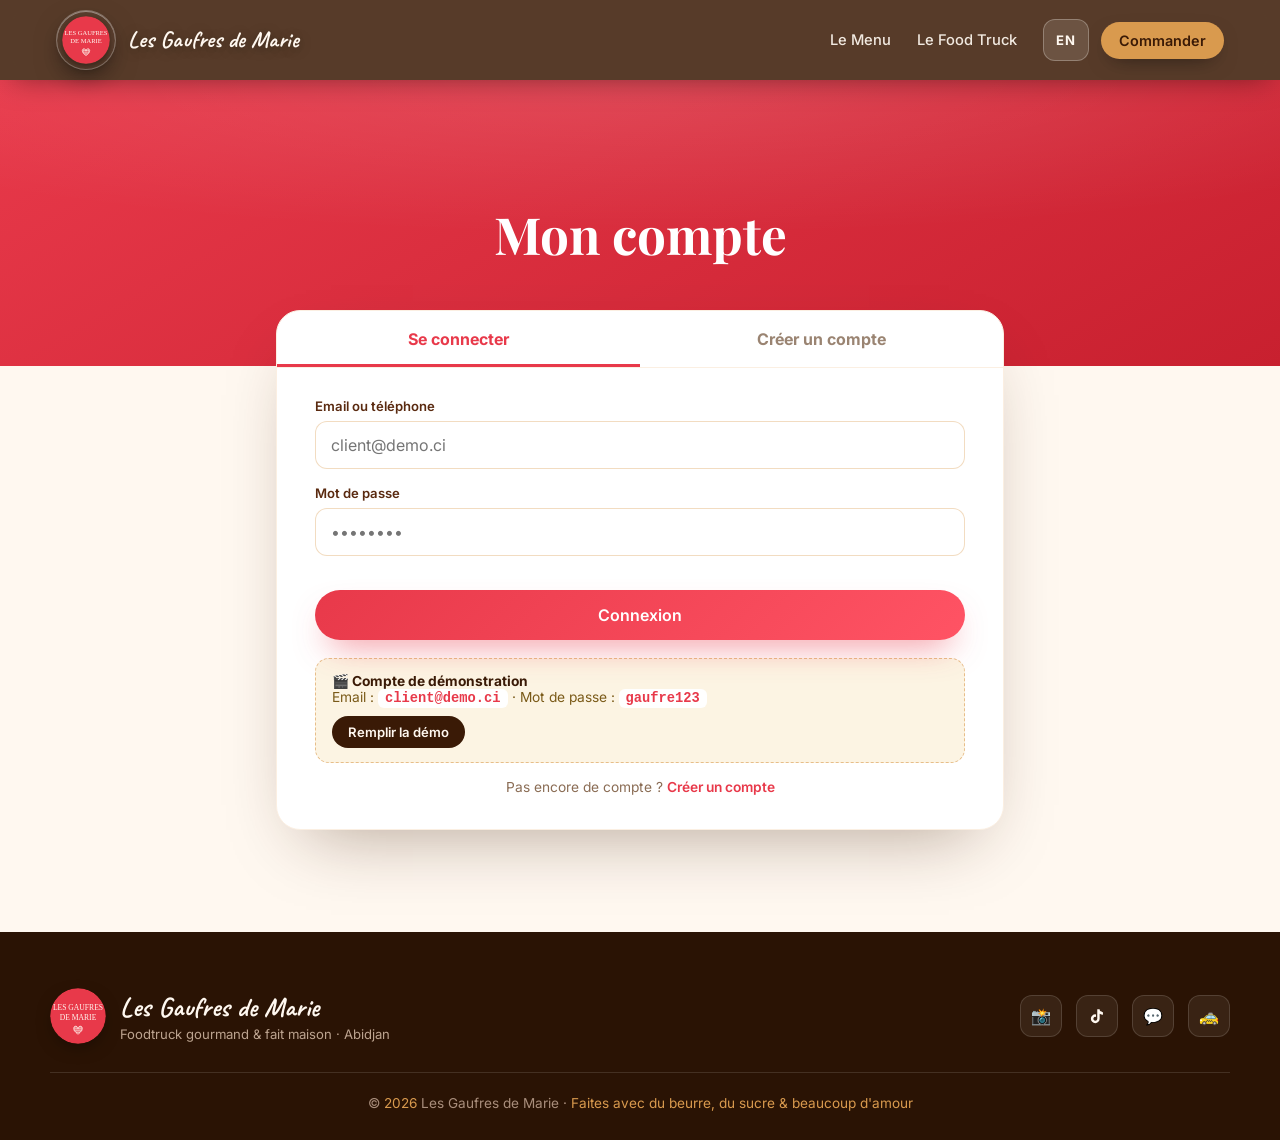
<file: account.html>
<!DOCTYPE html>
<html lang="fr">
<head>
<meta charset="UTF-8" />
<meta name="viewport" content="width=device-width, initial-scale=1.0" />
<title>Mon compte — Les Gaufres de Marie</title>
<link rel="preconnect" href="https://fonts.googleapis.com" />
<link rel="preconnect" href="https://fonts.gstatic.com" crossorigin />
<link href="https://fonts.googleapis.com/css2?family=Playfair+Display:ital,wght@0,600;0,700;0,800;0,900&family=Inter:wght@300;400;500;600;700&family=Permanent+Marker&family=Caveat:wght@600;700&display=swap" rel="stylesheet" />
<link rel="stylesheet" href="assets/css/style.css" />
</head>
<body class="acc-page">

<svg width="0" height="0" style="position:absolute" aria-hidden="true">
  <symbol id="lgmLogo" viewBox="0 0 220 220">
    <circle cx="110" cy="110" r="109" fill="#E8394A"/>
    <text x="110" y="86" text-anchor="middle" font-family="'Permanent Marker',cursive" font-size="30" fill="#FFF8F0">LES GAUFRES</text>
    <text x="110" y="124" text-anchor="middle" font-family="'Permanent Marker',cursive" font-size="30" fill="#FFF8F0">DE MARIE</text>
    <g transform="translate(110 152)">
      <clipPath id="lgmHeartClip"><path d="M0 8 C0 -4 -17 -6 -17 7 C-17 19 -3 25 0 30 C3 25 17 19 17 7 C17 -6 0 -4 0 8 Z"/></clipPath>
      <g clip-path="url(#lgmHeartClip)" stroke="#FFF8F0" stroke-width="2.1">
        <line x1="-20" y1="-8" x2="-20" y2="34"/><line x1="-12" y1="-8" x2="-12" y2="34"/><line x1="-4" y1="-8" x2="-4" y2="34"/><line x1="4" y1="-8" x2="4" y2="34"/><line x1="12" y1="-8" x2="12" y2="34"/><line x1="20" y1="-8" x2="20" y2="34"/>
        <line x1="-22" y1="-2" x2="22" y2="-2"/><line x1="-22" y1="6" x2="22" y2="6"/><line x1="-22" y1="14" x2="22" y2="14"/><line x1="-22" y1="22" x2="22" y2="22"/>
      </g>
      <path d="M0 8 C0 -4 -17 -6 -17 7 C-17 19 -3 25 0 30 C3 25 17 19 17 7 C17 -6 0 -4 0 8 Z" fill="none" stroke="#FFF8F0" stroke-width="3"/>
    </g>
  </symbol>
</svg>

<header class="nav scrolled" id="nav" style="position:sticky">
  <a href="index.html" class="brand"><span class="logo-glass"><svg class="logo-badge"><use href="#lgmLogo"/></svg></span><span class="wordmark">Les Gaufres de Marie</span></a>
  <nav id="navMenu" style="position:static;transform:none;background:none;width:auto;flex-direction:row;padding:0">
    <a class="link" href="index.html#menu" data-i18n="nav.menu">Le Menu</a>
    <a class="link" href="index.html#truck" data-i18n="nav.truck">Le Food Truck</a>
    <div class="nav-actions">
      <button class="icon-btn lang-btn" id="langBtn">EN</button>
      <div id="notifMount"></div>
      <a class="nav-cta" href="index.html#menu" data-i18n="acc.order">Commander</a>
    </div>
  </nav>
</header>

<main id="accRoot"></main>

<footer>
  <div class="footer-grid">
    <div class="footer-brand">
      <svg class="logo-badge" style="width:56px;height:56px;flex-basis:56px"><use href="#lgmLogo"/></svg>
      <div><div class="wordmark">Les Gaufres de Marie</div><div class="sub" data-i18n="foot.sub"></div></div>
    </div>
    <div class="socials" id="footSocials"></div>
  </div>
  <div class="copyright">© <span id="year">2026</span> Les Gaufres de Marie · <span data-i18n="foot.rights"></span></div>
</footer>

<div class="toast" id="toast"></div>

<script src="assets/js/data.js"></script>
<script src="assets/js/i18n.js"></script>
<script src="assets/js/store.js"></script>
<script src="assets/js/notif.js"></script>
<script src="assets/js/account.js"></script>
</body>
</html>
</file>
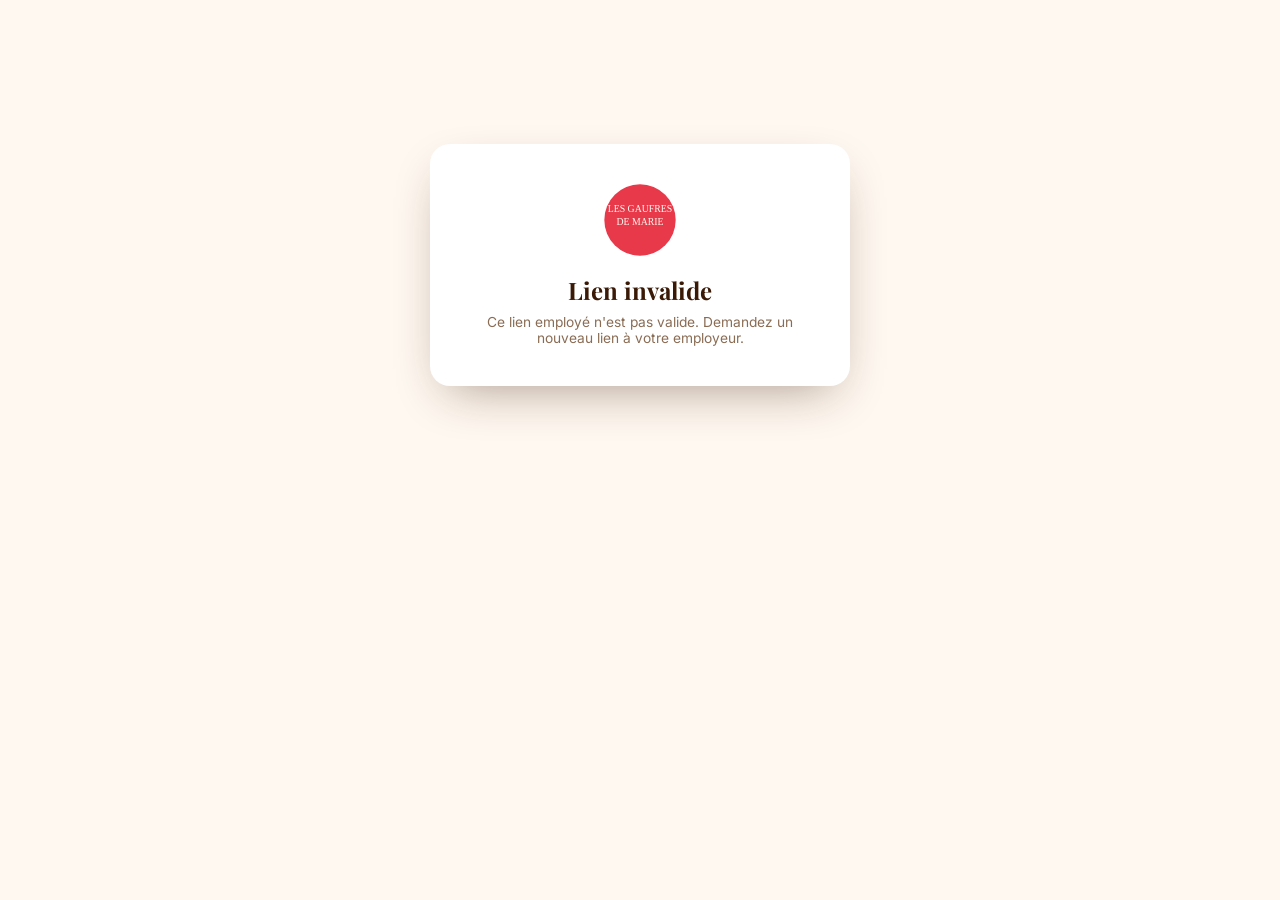
<file: employee.html>
<!DOCTYPE html>
<html lang="fr">
<head>
<meta charset="UTF-8" />
<meta name="viewport" content="width=device-width, initial-scale=1.0" />
<title>Espace employé — Les Gaufres de Marie</title>
<link rel="preconnect" href="https://fonts.googleapis.com" />
<link rel="preconnect" href="https://fonts.gstatic.com" crossorigin />
<link href="https://fonts.googleapis.com/css2?family=Playfair+Display:wght@600;700;800&family=Inter:wght@300;400;500;600;700&family=Permanent+Marker&family=Caveat:wght@600;700&display=swap" rel="stylesheet" />
<link rel="stylesheet" href="assets/css/style.css" />
<style>
  body.emp-portal{background:var(--cream)}
  .ep-hero{background:linear-gradient(150deg,var(--chocolate),#22130a);color:var(--cream);padding:90px clamp(20px,5vw,40px) 70px;text-align:center}
  .ep-wrap{max-width:760px;margin:-46px auto 0;padding:0 16px 80px;position:relative;z-index:5}
  .ep-card{background:#fff;border-radius:22px;box-shadow:0 30px 70px -30px rgba(58,26,6,.4);border:1px solid var(--cream-2);overflow:hidden}
  .ep-head{display:flex;gap:18px;align-items:center;padding:26px clamp(18px,4vw,32px);background:linear-gradient(120deg,var(--cream),var(--cream-2))}
  .ep-ava{width:96px;height:96px;border-radius:24px;background:var(--coral);color:#fff;display:grid;place-items:center;font-size:2rem;font-weight:800;overflow:hidden;flex:0 0 auto;position:relative}
  .ep-ava img{width:100%;height:100%;object-fit:cover}
  .ep-ava .cam{position:absolute;bottom:6px;right:6px;background:rgba(0,0,0,.6);color:#fff;border-radius:50%;width:30px;height:30px;display:grid;place-items:center;cursor:pointer;font-size:.95rem}
  .ep-who b{font-family:'Playfair Display',serif;font-size:1.5rem;color:var(--chocolate);display:block}
  .ep-who .role{color:var(--coral);font-weight:700}
  .ep-who small{color:#8a6c54;display:block;margin-top:3px}
  .ep-body{padding:24px clamp(18px,4vw,32px) 32px}
  .ep-grid{display:grid;grid-template-columns:1fr 1fr;gap:12px;margin-bottom:8px}
  .ep-field{background:var(--cream);border:1px solid var(--cream-2);border-radius:12px;padding:11px 14px}
  .ep-field .l{font-size:.72rem;text-transform:uppercase;letter-spacing:.5px;color:#9a8472;font-weight:700}
  .ep-field .v{color:var(--chocolate);font-weight:600;margin-top:2px}
  .ep-title{font-family:'Playfair Display',serif;font-size:1.15rem;color:var(--chocolate);margin:24px 0 12px}
  .ep-doc{display:flex;align-items:center;justify-content:space-between;gap:10px;padding:11px 0;border-bottom:1px solid var(--cream-2)}
  .ep-doc a{color:var(--coral);font-weight:700}
  .ep-doc .miss{color:#b9a48f;font-size:.85rem}
  .ep-pay{display:flex;align-items:center;justify-content:space-between;gap:10px;padding:11px 0;border-bottom:1px solid var(--cream-2)}
  .ep-pay b{color:var(--chocolate)}
  .ep-note{background:rgba(217,154,78,.14);border:1px dashed rgba(217,154,78,.5);border-radius:12px;padding:12px 14px;font-size:.85rem;color:#7a5a18;margin-top:18px}
  .ep-bad{max-width:420px;margin:16vh auto;text-align:center;background:#fff;border-radius:20px;padding:40px 28px;box-shadow:var(--shadow)}
</style>
</head>
<body class="emp-portal">
<svg width="0" height="0" style="position:absolute" aria-hidden="true">
  <symbol id="lgmLogo" viewBox="0 0 220 220"><circle cx="110" cy="110" r="109" fill="#E8394A"/>
    <text x="110" y="86" text-anchor="middle" font-family="'Permanent Marker',cursive" font-size="30" fill="#FFF8F0">LES GAUFRES</text>
    <text x="110" y="124" text-anchor="middle" font-family="'Permanent Marker',cursive" font-size="30" fill="#FFF8F0">DE MARIE</text></symbol>
</svg>
<main id="epRoot"></main>
<div class="toast" id="toast"></div>
<script src="assets/js/data.js"></script>
<script src="assets/js/i18n.js"></script>
<script src="assets/js/store.js"></script>
<script src="assets/js/employee.js"></script>
</body>
</html>
</file>
<file: assets/css/style.css>
:root{
  --coral:#E8394A; --coral-deep:#c8202f; --chocolate:#3A1A06; --chocolate-2:#5a2a10;
  --cream:#FFF8F0; --cream-2:#FBEFE2; --white:#fff; --gold:#d99a4e;
  --peach:#F4E2C2; --peach-soft:#FBF1DC; --orange-drip:#E89A5C; --truck-dot:#E8546A;
  --ink:#2a1505; --shadow:0 18px 50px -18px rgba(58,26,6,.45); --radius:22px; --maxw:1180px;
}
*{box-sizing:border-box;margin:0;padding:0}
html{scroll-behavior:smooth;overflow-x:hidden}
body{font-family:'Inter',system-ui,sans-serif;color:var(--ink);background:var(--coral);-webkit-font-smoothing:antialiased;overflow-x:hidden;max-width:100vw}
img,svg,video,canvas{max-width:100%}
/* brand-coloured scrollbars */
*{scrollbar-width:thin;scrollbar-color:var(--coral) transparent}
::-webkit-scrollbar{width:11px;height:11px}
::-webkit-scrollbar-track{background:rgba(58,26,6,.06)}
::-webkit-scrollbar-thumb{background:linear-gradient(var(--coral),var(--gold));border-radius:10px;border:2px solid transparent;background-clip:padding-box}
::-webkit-scrollbar-thumb:hover{background:var(--coral)}
h1,h2,h3,.serif{font-family:'Playfair Display',Georgia,serif}
.hand{font-family:'Caveat',cursive}
a{color:inherit;text-decoration:none}
img{max-width:100%;display:block}
button{font-family:inherit}
section{position:relative}

#bg{position:fixed;inset:0;width:100vw;height:100vh;z-index:0;display:block}
/* hero looping video background (two crossfaded layers = seamless loop) */
.bgv{position:fixed;inset:0;width:100vw;height:100vh;object-fit:cover;z-index:0;display:block;background:#c8384a url(../img/hero-poster.jpg) center/cover no-repeat;transform:scale(1.06);transition:opacity .7s linear}
#bgVideo2{opacity:0}
/* mask over the corner where AI-gen watermarks sit (coral blends with the video bg) */
#bg-wm-mask{position:fixed;right:-2px;bottom:-2px;width:170px;height:90px;z-index:1;pointer-events:none;
  background:radial-gradient(120% 120% at 100% 100%, var(--coral) 55%, rgba(232,57,74,.0) 100%)}
#bg-vignette{position:fixed;inset:0;z-index:1;pointer-events:none;background:radial-gradient(120% 90% at 50% 35%,transparent 45%,rgba(120,12,24,.35) 100%)}

.logo-badge{width:48px;height:48px;flex:0 0 48px;border-radius:50%;box-shadow:0 6px 18px -6px rgba(0,0,0,.5)}
/* frosted-glass plate behind the nav logo so it reads on the animated bg */
.logo-glass{display:grid;place-items:center;padding:5px;border-radius:50%;flex:0 0 auto;
  background:rgba(255,255,255,.16);backdrop-filter:blur(9px);-webkit-backdrop-filter:blur(9px);
  border:1px solid rgba(255,255,255,.5);box-shadow:0 10px 28px -8px rgba(0,0,0,.65),inset 0 1px 0 rgba(255,255,255,.4);transition:.3s}
.logo-glass .logo-badge{box-shadow:0 4px 12px -3px rgba(0,0,0,.55)}
header.nav.scrolled .logo-glass{background:rgba(255,255,255,.1);border-color:rgba(255,255,255,.28)}

/* nav */
header.nav{position:fixed;top:0;left:0;right:0;z-index:50;display:flex;align-items:center;justify-content:space-between;padding:16px clamp(18px,5vw,56px);transition:background .4s,padding .4s,box-shadow .4s}
header.nav.scrolled{background:rgba(58,26,6,.85);backdrop-filter:blur(10px);padding:10px clamp(18px,5vw,56px);box-shadow:0 8px 30px -12px rgba(0,0,0,.5)}
.nav .brand{display:flex;align-items:center;gap:12px}
.nav .brand .wordmark{font-family:'Caveat',cursive;font-weight:700;font-size:1.45rem;line-height:1;color:var(--cream);text-shadow:0 2px 12px rgba(0,0,0,.4)}
.nav nav{display:flex;gap:26px;align-items:center}
.nav nav a.link{color:var(--cream);font-size:.92rem;font-weight:500;opacity:.92;position:relative;padding:4px 0}
.nav nav a.link::after{content:'';position:absolute;left:0;bottom:-2px;height:2px;width:0;background:var(--gold);transition:width .3s}
.nav nav a.link:hover::after{width:100%}
.nav-actions{display:flex;align-items:center;gap:12px}
.icon-btn{position:relative;background:rgba(255,248,240,.12);border:1px solid rgba(255,248,240,.28);color:var(--cream);width:42px;height:42px;border-radius:12px;cursor:pointer;display:grid;place-items:center;font-size:1.1rem;transition:.25s}
.icon-btn:hover{background:rgba(255,248,240,.24);transform:translateY(-2px)}
.cart-count{position:absolute;top:-6px;right:-6px;background:var(--coral);color:#fff;font-size:.7rem;font-weight:700;min-width:19px;height:19px;border-radius:10px;display:grid;place-items:center;padding:0 5px;border:2px solid var(--chocolate)}
.lang-btn{font-weight:700;font-size:.82rem;letter-spacing:1px;width:auto;padding:0 12px}
.nav .nav-cta{background:var(--gold);color:var(--chocolate);padding:10px 18px;border-radius:100px;font-weight:600;font-size:.9rem;box-shadow:0 8px 22px -10px rgba(0,0,0,.6);transition:.25s;cursor:pointer;border:0}
.nav .nav-cta:hover{transform:translateY(-2px);background:#e8ad63}
.nav-toggle{display:none;background:none;border:0;cursor:pointer}
.nav-right{display:flex;align-items:center;gap:10px}
.nav #navMenu{margin-left:auto}

main{position:relative;z-index:10}

/* hero */
.hero{min-height:100vh;display:flex;flex-direction:column;align-items:center;justify-content:center;text-align:center;padding:120px clamp(20px,5vw,40px) 80px}
.hero-inner{max-width:780px;padding:40px clamp(26px,5vw,60px) 48px;border-radius:28px;background:radial-gradient(120% 120% at 50% 0%,rgba(30,10,2,.55),rgba(30,10,2,.3));backdrop-filter:blur(3px);border:1px solid rgba(255,255,255,.1);box-shadow:0 30px 80px -30px rgba(0,0,0,.6)}
.hero .hero-logo{width:108px;height:108px;margin:0 auto 22px;filter:drop-shadow(0 10px 24px rgba(0,0,0,.45))}
.hero .eyebrow{display:inline-block;color:var(--cream);letter-spacing:3px;text-transform:uppercase;font-size:.72rem;font-weight:600;margin-bottom:14px;opacity:.9}
.hero .eyebrow::before{content:'✦ ';color:var(--gold)}
.hero .eyebrow::after{content:' ✦';color:var(--gold)}
.hero h1{color:var(--cream);font-weight:800;font-size:clamp(2.4rem,6.4vw,4.8rem);line-height:1.04;letter-spacing:-.5px;text-shadow:0 4px 30px rgba(0,0,0,.5)}
.hero h1 em{font-style:italic;color:var(--gold)}
.hero p.tag{color:#f5e6d8;font-size:clamp(1rem,2.2vw,1.2rem);line-height:1.6;margin:20px auto 32px;max-width:540px;font-weight:300}
.hero-actions{display:flex;gap:16px;justify-content:center;flex-wrap:wrap}
.btn{display:inline-flex;align-items:center;justify-content:center;gap:10px;font-weight:600;font-size:1rem;padding:15px 30px;border-radius:100px;cursor:pointer;border:0;transition:.25s}
.btn-primary{background:linear-gradient(135deg,#5a2a10,#3A1A06);color:var(--cream);box-shadow:0 16px 34px -14px rgba(0,0,0,.7),inset 0 1px 0 rgba(255,255,255,.12)}
.btn-primary:hover{transform:translateY(-3px)}
.btn-ghost{background:rgba(255,248,240,.12);color:var(--cream);border:1.5px solid rgba(255,248,240,.5)}
.btn-ghost:hover{background:rgba(255,248,240,.22);transform:translateY(-3px)}
.btn-coral{background:linear-gradient(135deg,var(--coral),#ff5364);color:#fff;box-shadow:0 16px 34px -14px rgba(232,57,74,.7)}
.btn-coral:hover{transform:translateY(-3px)}
.btn-block{width:100%}
.scroll-hint{margin-top:46px;color:var(--cream);opacity:.8;font-size:.8rem;letter-spacing:2px;display:flex;flex-direction:column;align-items:center;gap:8px;animation:bob 2.2s ease-in-out infinite}
.scroll-hint .dot{width:22px;height:34px;border:2px solid rgba(255,248,240,.6);border-radius:14px;position:relative}
.scroll-hint .dot::after{content:'';position:absolute;left:50%;top:7px;width:3px;height:7px;border-radius:3px;background:var(--cream);transform:translateX(-50%);animation:scroll 1.6s ease-in-out infinite}

.section-pad{padding:clamp(70px,11vw,130px) clamp(20px,5vw,40px)}
.container{max-width:var(--maxw);margin:0 auto}
.sec-head{text-align:center;max-width:660px;margin:0 auto clamp(36px,6vw,60px)}
.sec-head .kicker{color:var(--coral);font-weight:700;letter-spacing:3px;text-transform:uppercase;font-size:.78rem;display:inline-block;margin-bottom:14px}
.sec-head h2{font-size:clamp(2rem,5vw,3.2rem);color:var(--chocolate);line-height:1.08;font-weight:800}
.sec-head p{margin-top:16px;color:#6b5544;font-size:1.05rem;line-height:1.6}

/* menu */
.menu{background:var(--cream);border-radius:48px 48px 0 0}
.cat-tabs{display:flex;gap:10px;justify-content:center;flex-wrap:wrap;margin-bottom:36px}
.cat-tab{background:#fff;border:1.5px solid rgba(217,154,78,.3);color:var(--chocolate-2);padding:9px 18px;border-radius:100px;font-weight:600;font-size:.9rem;cursor:pointer;transition:.2s}
.cat-tab:hover{border-color:var(--coral)}
.cat-tab.active{background:var(--coral);border-color:var(--coral);color:#fff}
.menu-cat{margin-bottom:46px}
.menu-cat h3.cat-title{font-size:1.6rem;color:var(--chocolate);margin-bottom:6px;display:flex;align-items:center;gap:10px}
.menu-cat .cat-desc{color:#8a6c54;margin-bottom:20px;font-size:.95rem}
.menu-grid{display:grid;grid-template-columns:repeat(auto-fill,minmax(280px,1fr));gap:18px}
.dish{background:linear-gradient(180deg,#fff,var(--cream-2));border-radius:18px;box-shadow:var(--shadow);border:1px solid rgba(217,154,78,.18);display:flex;flex-direction:column;gap:8px;transition:transform .25s,box-shadow .25s;position:relative;overflow:hidden}
.dish:hover{transform:translateY(-5px);box-shadow:0 26px 56px -22px rgba(58,26,6,.5)}
.dish-img{position:relative;height:172px;overflow:hidden;background:#f1e3cf}
.dish-img img{width:100%;height:100%;object-fit:cover;object-position:center;transition:transform .5s}
.dish:hover .dish-img img{transform:scale(1.06)}
.dish-img .price-tag{position:absolute;bottom:10px;right:10px;background:rgba(58,26,6,.92);color:var(--cream);font-weight:700;font-size:.95rem;padding:6px 13px;border-radius:100px;box-shadow:0 8px 20px -8px rgba(0,0,0,.6)}
.dish-body{padding:16px 18px 18px;display:flex;flex-direction:column;gap:8px;flex:1}
.dish-img .dish-art{width:100%;height:100%;display:block}
.dish.soldout .dish-img{filter:grayscale(.7) brightness(.96)}
.dish.soldout .add{background:#bbb;cursor:not-allowed}
.stock-badge{position:absolute;top:10px;left:10px;font-size:.7rem;font-weight:800;letter-spacing:.5px;text-transform:uppercase;padding:5px 11px;border-radius:100px;color:#fff;box-shadow:0 6px 16px -6px rgba(0,0,0,.5)}
.stock-badge.so{background:#c0392b}
.stock-badge.low{background:var(--gold);color:var(--chocolate)}

/* ===== Highlights ===== */
.highlights{background:var(--cream-2)}
.hl-grid{display:grid;grid-template-columns:repeat(auto-fit,minmax(210px,1fr));gap:22px;max-width:960px;margin:0 auto;justify-content:center}
.hl-tile{position:relative;border-radius:20px;overflow:hidden;aspect-ratio:1/1;box-shadow:var(--shadow);margin:0;background:#f1e3cf}
.hl-tile img{width:100%;height:100%;object-fit:cover;object-position:center;transition:transform .5s}
.hl-tile:hover img{transform:scale(1.06)}
.hl-tile figcaption{position:absolute;left:0;right:0;bottom:0;padding:26px 14px 12px;color:#fff;font-weight:600;font-size:.9rem;background:linear-gradient(transparent,rgba(40,12,4,.82))}

/* ===== Booking ===== */
.seg-toggle{display:inline-flex;background:var(--cream-2);border-radius:12px;padding:4px;gap:4px}
.seg-b{border:0;background:none;padding:9px 18px;border-radius:9px;font-weight:600;color:#8a6c54;cursor:pointer}
.seg-b.on{background:var(--coral);color:#fff}
.quote-box{margin-top:16px;background:var(--cream);border:1px solid rgba(217,154,78,.3);border-radius:16px;padding:16px 18px}

/* ===== Chatbot ===== */
.chat-widget{position:fixed;right:22px;bottom:22px;z-index:120;display:flex;flex-direction:column;align-items:flex-end;gap:12px}
.chat-toggle{width:60px;height:60px;border-radius:50%;border:0;background:linear-gradient(135deg,var(--coral),#ff5364);color:#fff;font-size:1.6rem;cursor:pointer;box-shadow:0 16px 34px -12px rgba(232,57,74,.7);transition:transform .25s}
.chat-toggle:hover{transform:scale(1.08)}
.chat-panel{display:none;width:min(360px,92vw);height:480px;max-height:72vh;background:#fff;border-radius:22px;box-shadow:0 30px 70px -24px rgba(0,0,0,.5);overflow:hidden;flex-direction:column;border:1px solid var(--cream-2)}
.chat-widget.open .chat-panel{display:flex;animation:rise .3s ease both}
.chat-head{background:var(--chocolate);color:var(--cream);padding:14px 16px;display:flex;align-items:center;gap:10px}
.chat-head .ch-logo{width:34px;height:34px;border-radius:50%}
.chat-head b{font-size:.98rem;flex:1}
.chat-head .ch-status{font-size:.7rem;color:#9bd49b}
.chat-close{background:rgba(255,255,255,.15);border:0;color:#fff;width:28px;height:28px;border-radius:50%;cursor:pointer}
.chat-log{flex:1;overflow-y:auto;padding:16px;display:flex;flex-direction:column;gap:10px;background:var(--cream)}
.chat-msg{max-width:82%;padding:10px 14px;border-radius:16px;font-size:.9rem;line-height:1.45;white-space:pre-line}
.chat-msg.bot{background:#fff;border:1px solid var(--cream-2);align-self:flex-start;border-bottom-left-radius:4px}
.chat-msg.me{background:var(--coral);color:#fff;align-self:flex-end;border-bottom-right-radius:4px}
.chat-human{align-self:flex-start;background:#25D366;color:#fff;padding:9px 14px;border-radius:100px;font-weight:600;font-size:.85rem}
.chat-input-row{display:flex;gap:8px;padding:12px;border-top:1px solid var(--cream-2);background:#fff}
.chat-input-row input{flex:1;border:1.5px solid var(--cream-2);border-radius:100px;padding:11px 15px;font-size:.9rem}
.chat-input-row input:focus{outline:none;border-color:var(--coral)}
.chat-input-row button{border:0;background:var(--coral);color:#fff;width:42px;height:42px;border-radius:50%;font-size:1.1rem;cursor:pointer}
@media (max-width:520px){.chat-panel{height:70vh}}
.dish .dish-top{display:flex;justify-content:space-between;align-items:flex-start;gap:10px}
.dish h4{font-family:'Playfair Display',serif;font-size:1.18rem;color:var(--chocolate);line-height:1.15}
.dish .price{font-weight:700;color:var(--coral);white-space:nowrap;font-size:1.05rem}
.dish p{color:#6b5544;font-size:.9rem;line-height:1.5;flex:1}
.dish .est{font-size:.7rem;color:#a98e7c;font-style:italic}
.dish .add{margin-top:6px;align-self:flex-start;background:var(--chocolate);color:var(--cream);border:0;border-radius:100px;padding:9px 18px;font-weight:600;font-size:.86rem;cursor:pointer;transition:.2s;display:inline-flex;align-items:center;gap:7px}
.dish .add:hover{background:var(--coral)}
.dish .add.added{background:var(--gold);color:var(--chocolate)}

/* about */
.about{background:var(--cream)}
.about-grid{display:grid;grid-template-columns:1.05fr .95fr;gap:clamp(34px,6vw,72px);align-items:center}
.about-copy .kicker{color:var(--coral);font-weight:700;letter-spacing:3px;text-transform:uppercase;font-size:.78rem}
.about-copy h2{font-size:clamp(1.9rem,4.4vw,3rem);color:var(--chocolate);margin:14px 0 20px;line-height:1.1;font-weight:800}
.about-copy p{color:#5f4a39;font-size:1.05rem;line-height:1.75;margin-bottom:18px}
.about-copy p.lead{font-size:1.18rem;color:var(--chocolate-2);font-weight:500}
.about-stats{display:flex;gap:36px;margin-top:30px;flex-wrap:wrap}
.about-stats .stat .n{font-family:'Playfair Display',serif;font-size:2.2rem;font-weight:800;color:var(--coral);line-height:1}
.about-stats .stat .l{font-size:.85rem;color:#6b5544;margin-top:6px}
.about-visual{aspect-ratio:1/1;border-radius:32px;position:relative;overflow:hidden;background:radial-gradient(130% 130% at 30% 20%,#ff6273,var(--coral) 55%,var(--coral-deep));box-shadow:0 30px 70px -28px rgba(200,32,47,.6);display:grid;place-items:center}
.about-visual .rings{position:absolute;inset:0}
.about-visual .rings span{position:absolute;border:1.5px solid rgba(255,248,240,.28);border-radius:50%;top:50%;left:50%;transform:translate(-50%,-50%)}
.about-visual .logo-big{width:62%;height:62%;filter:drop-shadow(0 16px 34px rgba(0,0,0,.4))}
.about-visual .float-chip{position:absolute;background:var(--cream);color:var(--chocolate);border-radius:14px;padding:10px 14px;font-size:.8rem;font-weight:600;box-shadow:var(--shadow);display:flex;align-items:center;gap:8px}
.about-visual .c1{top:10%;left:5%;animation:floaty 5s ease-in-out infinite}
.about-visual .c2{bottom:13%;right:5%;animation:floaty 6s ease-in-out infinite .8s}
.about-visual .c3{bottom:7%;left:12%;animation:floaty 5.5s ease-in-out infinite .4s}

/* truck */
.truck-sec{background:linear-gradient(180deg,var(--peach-soft),var(--peach));position:relative;overflow:hidden}
.truck-sec .drip-top{position:absolute;top:0;left:0;right:0;height:46px;display:block}
.truck-sec .sec-head h2{color:#7a3410}
.truck-sec .sec-head .kicker{color:var(--coral)}
.truck-sec .sec-head p{color:#8a5a36}
.truck-stage{position:relative;width:100%;max-width:980px;margin:0 auto;aspect-ratio:16/10}
#truck-canvas{width:100%;height:100%;display:block}
.truck-loc{display:grid;grid-template-columns:repeat(auto-fit,minmax(230px,1fr));gap:16px;margin-top:34px}
.loc-card{background:rgba(255,255,255,.75);border:1px solid rgba(232,154,92,.35);border-radius:18px;padding:18px 22px;text-align:center;box-shadow:0 14px 34px -20px rgba(122,52,16,.5)}
.loc-card .day{font-family:'Caveat',cursive;font-weight:700;font-size:1.4rem;color:var(--coral)}
.loc-card .place{color:#7a3410;font-weight:700;margin-top:2px}
.loc-card .time{color:#a06a40;font-size:.86rem;margin-top:4px}
.loc-card .loc-actions{display:flex;gap:8px;justify-content:center;margin-top:12px}
.loc-card .mini{font-size:.78rem;font-weight:600;padding:6px 12px;border-radius:100px;border:1px solid rgba(232,57,74,.4);color:var(--coral);background:#fff;cursor:pointer}
.loc-card .mini:hover{background:var(--coral);color:#fff}
.truck-updated{text-align:center;margin-top:18px;font-size:.82rem;color:#a06a40}

/* order */
.order{background:linear-gradient(180deg,var(--chocolate),#2a1304);color:var(--cream);border-radius:48px 48px 0 0}
.order .sec-head h2{color:var(--cream)}.order .sec-head .kicker{color:var(--gold)}.order .sec-head p{color:#e9d6c4}
.order-grid{display:grid;grid-template-columns:.9fr 1.1fr;gap:clamp(34px,6vw,64px);align-items:start}
.order-info h3{font-size:1.5rem;color:var(--cream);margin-bottom:18px}
.order-info .line{display:flex;gap:14px;align-items:flex-start;margin-bottom:18px}
.order-info .line .ic{width:42px;height:42px;flex:0 0 42px;border-radius:12px;display:grid;place-items:center;background:rgba(232,57,74,.18);border:1px solid rgba(232,57,74,.4);font-size:1.1rem}
.order-info .line .t b{display:block;color:var(--cream);font-size:1rem}
.order-info .line .t span{color:#cdb6a2;font-size:.92rem}
.order-socials{display:flex;gap:12px;margin-top:8px}
.order-socials a{width:42px;height:42px;border-radius:12px;display:grid;place-items:center;background:rgba(255,248,240,.08);border:1px solid rgba(255,248,240,.16);transition:.2s}
.order-socials a:hover{background:var(--coral);transform:translateY(-3px)}
.order-socials svg{width:18px;height:18px;fill:var(--cream)}
/* clickable location lines → Google Maps */
.order-info a.line{text-decoration:none;border-radius:12px;padding:5px 6px;margin:-5px -6px 13px;transition:background .2s}
.order-info a.line:hover{background:rgba(255,248,240,.06)}
.order-info a.line:hover .ic{background:var(--coral);border-color:var(--coral)}
.order-info a.line .line-go{margin-left:auto;align-self:center;color:#cdb6a2;font-size:1.1rem;opacity:.55;transition:.2s}
.order-info a.line:hover .line-go{opacity:1;color:var(--coral);transform:translate(2px,-2px)}
/* social-proof follower pills (Instagram + TikTok) */
.follow-bar{display:flex;gap:14px;margin-top:26px;flex-wrap:wrap}
.fpill{display:inline-flex;align-items:center;gap:11px;padding:9px 18px 9px 11px;border-radius:100px;text-decoration:none;color:#fff;box-shadow:0 6px 18px rgba(0,0,0,.12);transition:transform .2s,box-shadow .2s}
.fpill:hover{transform:translateY(-3px);box-shadow:0 10px 26px rgba(0,0,0,.2)}
.fpill .fp-ic{width:34px;height:34px;border-radius:50%;display:grid;place-items:center;background:rgba(255,255,255,.22);color:#fff}
.fpill .fp-txt{display:flex;flex-direction:column;line-height:1.05}
.fpill .fp-txt b{font-size:1.05rem;font-weight:800;letter-spacing:.3px}
.fpill .fp-txt small{font-size:.72rem;opacity:.92;text-transform:lowercase}
.fpill-ig{background:linear-gradient(135deg,#feda75,#fa7e1e 28%,#d62976 62%,#962fbf 84%,#4f5bd5)}
.fpill-tk{background:#111}
.fpill-tk .fp-ic{background:rgba(255,255,255,.14)}
.order-cart{background:rgba(255,248,240,.05);border:1px solid rgba(255,248,240,.12);border-radius:24px;padding:clamp(22px,4vw,34px);backdrop-filter:blur(4px)}
.order-cart h3{color:var(--cream);font-size:1.4rem;margin-bottom:16px;display:flex;align-items:center;gap:10px}
.cart-lines{display:flex;flex-direction:column;gap:12px;max-height:340px;overflow:auto;margin-bottom:16px}
.cart-empty{color:#bda490;text-align:center;padding:30px 10px}
.cart-line{display:flex;align-items:center;gap:12px;background:rgba(255,248,240,.05);border-radius:14px;padding:12px}
.cart-line .cl-name{flex:1;color:var(--cream);font-weight:600;font-size:.95rem}
.cart-line .cl-name small{display:block;color:#bda490;font-weight:400}
.qtybox{display:flex;align-items:center;gap:8px;background:rgba(0,0,0,.25);border-radius:100px;padding:4px}
.qtybox button{width:26px;height:26px;border-radius:50%;border:0;background:rgba(255,248,240,.15);color:var(--cream);cursor:pointer;font-size:1rem;line-height:1}
.qtybox span{min-width:18px;text-align:center;color:var(--cream);font-weight:600}
.cart-totals{border-top:1px solid rgba(255,248,240,.12);padding-top:16px;margin-bottom:16px}
.cart-totals .row{display:flex;justify-content:space-between;color:#e9d6c4;margin-bottom:6px;font-size:.95rem}
.cart-totals .row.total{font-size:1.3rem;color:var(--cream);font-weight:800;font-family:'Playfair Display',serif}

/* footer */
footer{background:#2a1304;color:var(--cream);padding:56px clamp(20px,5vw,40px) 30px;position:relative;z-index:10}
.footer-grid{max-width:var(--maxw);margin:0 auto;display:flex;justify-content:space-between;align-items:center;flex-wrap:wrap;gap:24px;padding-bottom:28px;border-bottom:1px solid rgba(255,248,240,.12)}
.footer-brand{display:flex;align-items:center;gap:14px}
.footer-brand .wordmark{font-family:'Caveat',cursive;font-weight:700;font-size:1.7rem}
.footer-brand .sub{font-size:.82rem;color:#bda490;margin-top:2px}
.socials{display:flex;gap:14px}
.socials a{width:42px;height:42px;border-radius:12px;display:grid;place-items:center;background:rgba(255,248,240,.07);border:1px solid rgba(255,248,240,.14);transition:.25s}
.socials a:hover{transform:translateY(-3px);background:var(--coral);border-color:var(--coral)}
.socials svg{width:18px;height:18px;fill:var(--cream)}
.copyright{max-width:var(--maxw);margin:22px auto 0;text-align:center;color:#a98e7c;font-size:.85rem}
.copyright a{color:var(--gold)}
.copyright span{color:var(--gold)}

/* ===== Notification bell ===== */
.notif-wrap{position:relative;display:inline-flex}
.notif-bell{position:relative;background:rgba(255,248,240,.12);border:1px solid rgba(255,248,240,.28);color:var(--cream);width:42px;height:42px;border-radius:12px;cursor:pointer;font-size:1.15rem;display:grid;place-items:center;transition:.2s}
.notif-bell:hover{background:rgba(255,248,240,.24);transform:translateY(-2px)}
.notif-bell.has-unread{animation:bellring 2.4s ease-in-out infinite}
@keyframes bellring{0%,92%,100%{transform:rotate(0)}94%{transform:rotate(12deg)}96%{transform:rotate(-10deg)}98%{transform:rotate(6deg)}}
.notif-badge{position:absolute;top:-6px;right:-6px;background:var(--coral);color:#fff;font-size:.7rem;font-weight:700;min-width:19px;height:19px;border-radius:10px;display:grid;place-items:center;padding:0 5px;border:2px solid var(--chocolate)}
.notif-panel{position:absolute;top:52px;right:0;width:min(340px,92vw);max-height:440px;overflow:auto;background:linear-gradient(180deg,#3A1A06,#2a1304);border:1px solid rgba(232,57,74,.35);border-radius:18px;box-shadow:0 30px 70px -20px rgba(0,0,0,.6);opacity:0;visibility:hidden;transform:translateY(-8px);transition:.22s;z-index:120}
.notif-panel.open{opacity:1;visibility:visible;transform:none}
.notif-head{display:flex;align-items:center;justify-content:space-between;padding:14px 16px;border-bottom:1px solid rgba(255,248,240,.1);position:sticky;top:0;background:#3A1A06;z-index:1}
.notif-head b{color:var(--cream)}
.notif-mute{background:none;border:0;cursor:pointer;font-size:1.05rem}
.notif-item{display:flex;gap:11px;padding:12px 16px;border-bottom:1px solid rgba(255,248,240,.06);align-items:flex-start}
.notif-item.unread{background:rgba(232,57,74,.1)}
.notif-item .ni-e{font-size:1.1rem;flex:0 0 auto}
.notif-item .ni-t{color:#f0e0d0;font-size:.88rem;line-height:1.35}
.notif-item .ni-t{flex:1}
.notif-item .ni-t small{display:block;color:#a98e7c;font-size:.72rem;margin-top:2px}
.notif-item.clickable{cursor:pointer}
.notif-item.clickable:hover{background:rgba(255,248,240,.08)}
.notif-item .ni-go{align-self:center;color:#a98e7c;font-size:1.3rem;font-weight:700;flex:0 0 auto}
.notif-empty{padding:34px 16px;text-align:center;color:#a98e7c}
/* order highlight when opened from a notification */
@keyframes rowFlash{0%,100%{background:transparent}30%{background:rgba(232,57,74,.16)}}
.row-flash{animation:rowFlash 2.2s ease}
/* idle-time open/closed banner (top of storefront) */
.closed-banner{position:sticky;top:0;left:0;right:0;z-index:1200;background:linear-gradient(90deg,#7a1f1f,#c0392b);color:#fff;font-size:.9rem;font-weight:600;line-height:1.4;padding:11px 18px;text-align:center;box-shadow:0 3px 14px rgba(0,0,0,.3)}
.closed-banner[hidden]{display:none}
/* drawer checkout closed notice */
.dr-closed{background:rgba(192,57,49,.16);border:1px solid rgba(192,57,49,.4);color:#f3d3c8;border-radius:14px;padding:14px 16px;font-size:.9rem;line-height:1.45;text-align:center;font-weight:500}

/* ===== Slide-out drawer (cart + checkout) ===== */
.drawer-backdrop{position:fixed;inset:0;z-index:120;background:rgba(8,6,4,.55);backdrop-filter:blur(3px);display:none;justify-content:flex-end}
.drawer-backdrop.open{display:flex}
.drawer{width:min(430px,92vw);height:100vh;max-height:100vh;background:linear-gradient(165deg,#3A1A06 0%,#2a1304 60%,#3a1a06 100%);color:var(--cream);display:flex;flex-direction:column;box-shadow:-30px 0 80px -20px rgba(0,0,0,.7);transform:translateX(100%);transition:transform .4s cubic-bezier(.2,.8,.2,1);border-left:3px solid var(--coral)}
.drawer-backdrop.open .drawer{transform:translateX(0)}
.overlay-open .chat-widget{display:none}
/* stylish custom scrollbar inside the drawer */
.drawer-body{scrollbar-width:thin;scrollbar-color:rgba(232,57,74,.6) transparent}
.drawer-body::-webkit-scrollbar{width:8px}
.drawer-body::-webkit-scrollbar-track{background:transparent;margin:6px 0}
.drawer-body::-webkit-scrollbar-thumb{background:linear-gradient(var(--coral),var(--gold));border-radius:8px;border:2px solid transparent;background-clip:padding-box}
.drawer-body::-webkit-scrollbar-thumb:hover{background:var(--coral)}
@keyframes drawerIn{to{transform:none}}
.drawer-head{display:flex;align-items:center;justify-content:space-between;padding:22px 24px;border-bottom:1px solid rgba(255,248,240,.1)}
.drawer-head h3{font-size:1.7rem;color:var(--cream)}
.drawer-close{background:rgba(255,248,240,.08);border:1px solid rgba(255,248,240,.18);color:var(--cream);width:42px;height:42px;border-radius:12px;font-size:1.1rem;cursor:pointer;transition:.2s}
.drawer-close:hover{background:rgba(255,248,240,.18)}
.drawer-body{flex:1;overflow-y:auto;padding:22px 24px}
.drawer-foot{border-top:1px solid rgba(255,248,240,.1);padding:18px 24px 22px;background:rgba(0,0,0,.18)}
.drawer-foot .row{display:flex;justify-content:space-between;align-items:center;margin-bottom:6px;color:#e9d6c4}
.drawer-foot .row.total{font-size:1.2rem;color:var(--cream);font-weight:800;margin-bottom:14px}
.drawer-foot .gold{color:var(--gold)}
.btn-place{width:100%;justify-content:center;background:linear-gradient(135deg,var(--coral),#ff5364);color:#fff;font-weight:800;font-size:1.02rem;padding:16px;border-radius:100px;border:0;cursor:pointer;box-shadow:0 14px 30px -12px rgba(232,57,74,.6);transition:.2s}
.btn-place:hover{transform:translateY(-2px)}
.dr-line{display:flex;align-items:center;justify-content:space-between;gap:12px;padding:16px 0;border-bottom:1px solid rgba(255,248,240,.08)}
.dr-line .nm{font-size:1.05rem;color:var(--cream)}
.dr-line .pr{color:var(--gold);font-weight:700;white-space:nowrap}
.dr-qty{display:flex;align-items:center;gap:10px}
.dr-qty button{width:34px;height:34px;border-radius:10px;border:1px solid rgba(255,248,240,.2);background:rgba(255,248,240,.06);color:var(--cream);font-size:1.1rem;cursor:pointer}
.dr-qty span{min-width:18px;text-align:center;font-weight:700}
.dr-empty{text-align:center;color:#bda490;padding:50px 10px}
.seg-pills{display:flex;gap:10px;flex-wrap:wrap;margin-bottom:14px}
.seg-pill{flex:1;min-width:0;min-height:54px;display:flex;align-items:center;justify-content:center;text-align:center;padding:8px 10px;border-radius:18px;border:1px solid rgba(255,248,240,.22);background:rgba(255,248,240,.04);color:var(--cream);font-weight:600;font-size:.85rem;line-height:1.15;cursor:pointer;transition:.2s;word-break:break-word}
.seg-pill.on{background:var(--coral);color:#fff;border-color:var(--coral)}
.dr-field{margin-bottom:12px}
.dr-field label{display:block;font-size:.78rem;color:#cdb6a2;margin-bottom:6px;font-weight:600}
.dr-field input,.dr-field select,.dr-field textarea{width:100%;background:rgba(255,248,240,.06);border:1px solid rgba(255,248,240,.16);border-radius:12px;padding:14px 15px;color:var(--cream);font-family:inherit;font-size:1rem}
.dr-field input:focus,.dr-field select:focus,.dr-field textarea:focus{outline:none;border-color:var(--gold)}
/* native <select> options must be dark-on-white so they're readable when opened */
.dr-field select{appearance:none;-webkit-appearance:none;background-image:linear-gradient(45deg,transparent 50%,var(--gold) 50%),linear-gradient(135deg,var(--gold) 50%,transparent 50%);background-position:calc(100% - 18px) 20px,calc(100% - 13px) 20px;background-size:5px 5px,5px 5px;background-repeat:no-repeat}
.dr-field select option{color:#3a1a06;background:#fff}
/* scheduled-order: real calendar + tappable time-slot grid */
.cal{background:rgba(255,248,240,.05);border:1px solid rgba(255,248,240,.14);border-radius:14px;padding:12px}
.cal-head{display:flex;align-items:center;justify-content:space-between;margin-bottom:10px}
.cal-head b{color:var(--cream);font-size:.98rem;text-transform:capitalize}
.cal-nav{width:34px;height:34px;border-radius:10px;border:1px solid rgba(255,248,240,.2);background:rgba(255,248,240,.06);color:var(--cream);font-size:1.2rem;line-height:1;cursor:pointer;transition:.15s}
.cal-nav:hover:not(:disabled){background:var(--coral);border-color:var(--coral)}
.cal-nav:disabled{opacity:.3;cursor:not-allowed}
.cal-dow{display:grid;grid-template-columns:repeat(7,1fr);gap:4px;margin-bottom:6px}
.cal-dow span{text-align:center;font-size:.68rem;font-weight:700;color:#cdb6a2;text-transform:uppercase}
.cal-grid{display:grid;grid-template-columns:repeat(7,1fr);gap:4px}
.cal-cell{aspect-ratio:1;border:0;background:transparent;color:var(--cream);border-radius:10px;font-size:.9rem;font-weight:600;cursor:pointer;display:flex;align-items:center;justify-content:center;transition:.12s;font-family:inherit}
.cal-cell.empty{pointer-events:none}
.cal-cell:not(.empty):not(:disabled):hover{background:rgba(255,248,240,.12)}
.cal-cell.today{box-shadow:inset 0 0 0 1.5px var(--gold)}
.cal-cell.sel{background:var(--coral);color:#fff;box-shadow:0 4px 12px rgba(232,57,74,.4)}
.cal-cell:disabled{color:rgba(255,248,240,.22);cursor:not-allowed}
.slot-grid{display:grid;grid-template-columns:repeat(4,1fr);gap:8px}
.slot{border:1px solid rgba(255,248,240,.18);background:rgba(255,248,240,.06);color:var(--cream);border-radius:10px;padding:10px 4px;font-size:.88rem;font-weight:600;cursor:pointer;transition:.12s;font-family:inherit}
.slot:hover{border-color:var(--coral)}
.slot.sel{background:var(--coral);color:#fff;border-color:var(--coral);box-shadow:0 4px 12px rgba(232,57,74,.35)}
@media(max-width:380px){.slot-grid{grid-template-columns:repeat(3,1fr)}}
.pay-pills{display:flex;gap:10px;flex-wrap:wrap}
.pay-pill{padding:11px 16px;border-radius:100px;border:1px solid rgba(255,248,240,.2);background:rgba(255,248,240,.04);color:var(--cream);font-weight:600;cursor:pointer;font-size:.9rem;transition:.2s;display:inline-flex;align-items:center;gap:7px}
.pay-pill.on{background:var(--coral);color:#fff;border-color:var(--coral)}
.dr-section-label{font-size:.82rem;color:#cdb6a2;margin:16px 0 9px;font-weight:600}
.dr-back{background:none;border:0;color:var(--gold);cursor:pointer;font-weight:600;padding:0;margin-bottom:10px}
.dr-prefill{font-size:.78rem;color:#8fbf73;margin-bottom:12px}
.credit-apply{display:flex;align-items:center;gap:10px;background:rgba(232,57,74,.12);border:1px solid rgba(232,57,74,.35);border-radius:12px;padding:12px 14px;margin:14px 0 4px;cursor:pointer;color:var(--cream);font-size:.9rem}
.credit-apply input{width:18px;height:18px;accent-color:var(--coral);flex:0 0 auto}
.credit-apply b{color:var(--gold)}

/* ===== Order tracker (life bar) — shared customer/admin ===== */
.trk{margin:8px 0}
.trk-bar{height:6px;background:rgba(140,108,84,.25);border-radius:6px;overflow:hidden;margin-bottom:14px}
.trk-bar>i{display:block;height:100%;background:linear-gradient(90deg,var(--gold),#6bbf59);border-radius:6px;transition:width .5s ease}
.trk-steps{display:flex;justify-content:space-between;gap:6px}
.trk-step{flex:1;text-align:center}
.trk-dot{width:30px;height:30px;border-radius:50%;margin:0 auto 6px;display:grid;place-items:center;font-weight:700;font-size:.85rem;background:rgba(140,108,84,.22);color:#9a8472;border:2px solid transparent}
.trk-step.done .trk-dot{background:#6bbf59;color:#fff}
.trk-step.on .trk-dot{background:var(--gold);color:var(--chocolate);border-color:#fff3;box-shadow:0 0 0 4px rgba(217,154,78,.25);animation:trkpulse 1.6s infinite}
@keyframes trkpulse{0%,100%{box-shadow:0 0 0 4px rgba(217,154,78,.25)}50%{box-shadow:0 0 0 8px rgba(217,154,78,.08)}}
.trk-lbl{font-size:.74rem;font-weight:600;line-height:1.2}
.trk-step.done .trk-lbl,.trk-step.on .trk-lbl{color:inherit}
.trk-time{font-size:.68rem;opacity:.6;margin-top:2px;min-height:12px}
.trk-eta{margin-top:12px;text-align:center;font-size:.85rem;font-weight:600;color:var(--gold)}
.trk-eta.done{color:#6bbf59}
.track-card{background:#fff;border:1px solid var(--cream-2);border-radius:14px;padding:16px 16px 6px;box-shadow:var(--shadow)}
.trk-pending,.trk-cancel{text-align:center;padding:10px;font-weight:600}
.trk-pending{color:var(--gold)}.trk-cancel{color:#e0726f}

/* ===== Modals ===== */
.modal-backdrop{position:fixed;inset:0;z-index:100;background:rgba(20,6,2,.62);backdrop-filter:blur(6px);display:none;align-items:flex-start;justify-content:center;padding:40px 16px;overflow:auto}
.modal-backdrop.open{display:flex}
.modal{background:var(--cream);color:var(--ink);width:100%;max-width:520px;border-radius:26px;box-shadow:0 40px 100px -30px rgba(0,0,0,.7);overflow:hidden;animation:rise .35s ease both;margin:auto}
.modal.wide{max-width:760px}
.modal-head{display:flex;align-items:center;justify-content:space-between;padding:22px 26px;border-bottom:1px solid rgba(217,154,78,.2)}
.modal-head h3{font-size:1.4rem;color:var(--chocolate)}
.modal-close{background:rgba(58,26,6,.08);border:0;width:38px;height:38px;border-radius:50%;cursor:pointer;font-size:1.1rem;color:var(--chocolate);transition:.2s}
.modal-close:hover{background:rgba(58,26,6,.18)}
.modal-body{padding:24px 26px}
.field{margin-bottom:16px}
.field label{display:block;font-size:.82rem;font-weight:600;color:var(--chocolate-2);margin-bottom:7px}
.field input,.field textarea,.field select{width:100%;font-family:inherit;font-size:1rem;color:var(--ink);background:#fff;border:1.5px solid rgba(217,154,78,.35);border-radius:12px;padding:13px 15px;transition:.2s}
.field input:focus,.field textarea:focus,.field select:focus{outline:none;border-color:var(--coral);box-shadow:0 0 0 3px rgba(232,57,74,.12)}
.field textarea{resize:vertical;min-height:90px}
.form-row{display:grid;grid-template-columns:1fr 1fr;gap:14px}
.muted{color:#8a6c54;font-size:.86rem}

/* payment grid */
.pay-grid{display:grid;grid-template-columns:repeat(3,1fr);gap:10px;margin-top:6px}
.pay-opt{border:1.5px solid rgba(217,154,78,.35);border-radius:14px;padding:12px 8px;text-align:center;cursor:pointer;background:#fff;transition:.18s;position:relative}
.pay-opt:hover{border-color:var(--coral)}
.pay-opt.sel{border-color:var(--coral);background:#fff5f0;box-shadow:0 0 0 3px rgba(232,57,74,.12)}
.pay-opt .pe{font-size:1.5rem;line-height:1}
.pay-opt .pn{font-size:.78rem;font-weight:700;margin-top:6px;color:var(--chocolate)}
.pay-opt .pd{font-size:.66rem;color:#8a6c54}
.summary-line{display:flex;justify-content:space-between;font-size:.92rem;color:#5f4a39;margin-bottom:6px}
.summary-total{display:flex;justify-content:space-between;font-weight:800;font-size:1.25rem;color:var(--chocolate);border-top:1px solid rgba(217,154,78,.25);padding-top:12px;margin-top:6px}
.points-note{margin-top:10px;background:rgba(232,178,58,.16);border:1px solid rgba(232,178,58,.4);border-radius:12px;padding:10px 14px;font-size:.85rem;color:#8a5a10;text-align:center}
.success-box{text-align:center;padding:14px 6px}
.success-box .big{font-size:3rem}
.success-box h4{font-size:1.5rem;color:var(--chocolate);margin:8px 0}
.success-box .ref{display:block;width:fit-content;max-width:100%;margin:8px auto;background:var(--chocolate);color:var(--cream);padding:8px 18px;border-radius:100px;font-weight:700;letter-spacing:.5px;font-size:.9rem}
.success-actions{display:flex;flex-direction:column;gap:10px;margin-top:18px}
.success-actions .btn-place{margin:0;display:flex;align-items:center;justify-content:center;gap:8px;text-decoration:none;width:100%}
.btn-delivery{background:#FF3300 !important;color:#fff !important}
.success-track{color:var(--gold);text-decoration:none;font-weight:600;padding:6px;text-align:center;display:block}
/* checkout: payment-number hint, scheduled-order grid, account details grid */
.dr-hint{display:block;font-size:.76rem;color:#cdb6a2;margin-top:6px;line-height:1.35}
.dr-when-grid{display:grid;grid-template-columns:1fr 1fr;gap:10px}
.info-block{margin-top:18px}
.info-grid{display:grid;grid-template-columns:1fr 1fr;gap:10px}
@media(max-width:520px){.info-grid,.dr-when-grid{grid-template-columns:1fr}}

/* account */
.acc-head{display:flex;align-items:center;gap:16px;margin-bottom:20px}
.acc-badge{width:64px;height:64px;border-radius:18px;display:grid;place-items:center;font-size:1.9rem;color:#fff;box-shadow:var(--shadow)}
.acc-head .who b{font-size:1.2rem;color:var(--chocolate);display:block}
.acc-head .who .tier{font-size:.85rem;font-weight:700}
.acc-stats{display:grid;grid-template-columns:repeat(3,1fr);gap:10px;margin-bottom:18px}
.acc-stat{background:#fff;border:1px solid rgba(217,154,78,.25);border-radius:14px;padding:14px;text-align:center}
.acc-stat .n{font-family:'Playfair Display',serif;font-size:1.4rem;font-weight:800;color:var(--coral)}
.acc-stat .l{font-size:.74rem;color:#8a6c54;margin-top:2px}
.progress{height:10px;background:rgba(217,154,78,.2);border-radius:10px;overflow:hidden;margin:6px 0}
.progress > i{display:block;height:100%;background:linear-gradient(90deg,var(--gold),var(--coral));border-radius:10px}
.badge-track{display:flex;justify-content:space-between;margin-top:8px}
.badge-track .bt{display:flex;flex-direction:column;align-items:center;gap:3px;font-size:.7rem;color:#9a8472;opacity:.55}
.badge-track .bt.on{opacity:1;color:var(--chocolate);font-weight:700}
.badge-track .bt .e{font-size:1.2rem}
.order-hist{margin-top:18px;max-height:240px;overflow:auto}
.hist-row{display:flex;justify-content:space-between;align-items:center;gap:10px;padding:11px 0;border-bottom:1px solid rgba(217,154,78,.18)}
.hist-row .hr-ref{font-weight:700;color:var(--chocolate);font-size:.9rem}
.hist-row .hr-meta{font-size:.76rem;color:#8a6c54}
.status-pill{font-size:.72rem;font-weight:700;padding:4px 10px;border-radius:100px;color:#fff;white-space:nowrap}
.toast{position:fixed;bottom:24px;left:50%;transform:translateX(-50%) translateY(20px);background:var(--chocolate);color:var(--cream);padding:14px 24px;border-radius:100px;font-weight:600;box-shadow:0 18px 40px -16px rgba(0,0,0,.6);z-index:200;opacity:0;transition:.35s;pointer-events:none}
.toast.show{opacity:1;transform:translateX(-50%) translateY(0)}

/* ===== Account page ===== */
body.acc-page{background:var(--cream)}
.acc-hero{background:linear-gradient(150deg,var(--coral),var(--coral-deep));color:#fff;padding:120px clamp(20px,5vw,40px) 90px;text-align:center;position:relative;overflow:hidden}
.acc-hero::after{content:'';position:absolute;inset:0;background:radial-gradient(120% 90% at 50% 0%,rgba(255,255,255,.12),transparent 60%)}
.acc-hero h1{font-size:clamp(2rem,5vw,3.2rem);position:relative}
.acc-hero p{opacity:.92;margin-top:8px;position:relative}
.acc-wrap{max-width:760px;margin:-56px auto 0;padding:0 16px 80px;position:relative;z-index:5}
.acc-card{background:#fff;border-radius:24px;box-shadow:0 30px 70px -30px rgba(58,26,6,.4);border:1px solid var(--cream-2);overflow:hidden}
.auth-tabs{display:flex;border-bottom:1px solid var(--cream-2)}
.auth-tab{flex:1;padding:18px;background:none;border:0;font-weight:700;color:#9a8472;cursor:pointer;font-size:1rem;transition:.2s}
.auth-tab.on{color:var(--coral);box-shadow:inset 0 -3px 0 var(--coral)}
.auth-body{padding:30px clamp(20px,4vw,38px) 34px}
.auth-pane{display:none}.auth-pane.on{display:block;animation:rise .35s ease both}
.demo-hint{margin-top:18px;background:rgba(232,178,58,.14);border:1px dashed rgba(217,154,78,.6);border-radius:14px;padding:14px 16px;font-size:.86rem;color:#7a5a18}
.demo-hint b{color:var(--chocolate)}
.demo-hint code{background:#fff;border-radius:6px;padding:2px 7px;font-weight:700;color:var(--coral)}
.demo-fill{margin-top:10px;background:var(--chocolate);color:var(--cream);border:0;border-radius:100px;padding:8px 16px;font-weight:600;font-size:.82rem;cursor:pointer}
.auth-err{color:var(--coral);font-size:.85rem;margin-top:6px;min-height:18px;font-weight:600}
/* profile */
.profile-head{display:flex;align-items:center;gap:18px;padding:30px clamp(20px,4vw,38px);background:linear-gradient(120deg,var(--cream),var(--cream-2))}
.profile-head .pbadge{width:84px;height:84px;border-radius:24px;display:grid;place-items:center;font-size:2.6rem;color:#fff;box-shadow:var(--shadow);flex:0 0 auto}
.profile-head .pwho b{font-size:1.5rem;color:var(--chocolate);display:block;font-family:'Playfair Display',serif}
.profile-head .pwho .tier{font-weight:700}
.profile-head .pwho small{color:#8a6c54;display:block;margin-top:2px}
.profile-grid{padding:26px clamp(20px,4vw,38px) 34px}
.pstats{display:grid;grid-template-columns:repeat(3,1fr);gap:12px;margin-bottom:18px}
.pstat{background:var(--cream);border:1px solid var(--cream-2);border-radius:16px;padding:16px;text-align:center}
.pstat .n{font-family:'Playfair Display',serif;font-size:1.6rem;font-weight:800;color:var(--coral)}
.pstat .l{font-size:.76rem;color:#8a6c54;margin-top:3px}
.psection-title{font-family:'Playfair Display',serif;font-size:1.2rem;color:var(--chocolate);margin:22px 0 12px}
.fav-row{display:flex;gap:10px;flex-wrap:wrap}
.fav-chip{display:flex;align-items:center;gap:8px;background:var(--cream);border:1px solid var(--cream-2);border-radius:100px;padding:6px 14px 6px 6px;font-size:.85rem;font-weight:600;color:var(--chocolate)}
.fav-chip img{width:30px;height:30px;border-radius:50%;object-fit:cover}
.profile-actions{display:flex;gap:12px;flex-wrap:wrap;margin-top:24px}
/* credit wallet */
.wallet-card{margin-top:18px;border:1px solid var(--cream-2);border-radius:16px;padding:16px;background:linear-gradient(135deg,#fff,var(--cream-2))}
.wallet-card.has{background:linear-gradient(135deg,#fff5ef,#ffe9de);border-color:rgba(232,57,74,.28)}
.wallet-top{display:flex;align-items:center;justify-content:space-between}
.wallet-l{font-size:.78rem;text-transform:uppercase;letter-spacing:.5px;color:#9a8472;font-weight:700}
.wallet-bal{font-family:'Playfair Display',serif;font-size:1.9rem;font-weight:800;color:var(--coral);line-height:1;margin-top:3px}
.wallet-ic{font-size:1.8rem}
.wallet-list{margin-top:12px;display:flex;flex-direction:column;gap:8px}
.wallet-row{display:flex;align-items:center;justify-content:space-between;gap:8px;font-size:.86rem;color:#5f4a39;border-top:1px solid var(--cream-2);padding-top:8px}
.wallet-row b{color:var(--chocolate)}
.wallet-row small{color:#a98e7c;font-size:.72rem}
.wallet-note{margin-top:12px;font-size:.8rem;color:#7a5a18;background:rgba(217,154,78,.14);border-radius:10px;padding:9px 12px;line-height:1.4}

/* post-order survey */
.survey-block{margin-top:18px}
.survey-badge{font-size:.7rem;font-weight:700;color:#fff;background:var(--coral);padding:3px 9px;border-radius:100px;vertical-align:middle;margin-left:6px}
.survey-card{background:linear-gradient(180deg,#fff,var(--cream-2));border:1px solid rgba(217,154,78,.3);border-radius:16px;padding:16px;margin-bottom:12px}
.survey-q{font-weight:600;color:var(--chocolate);margin-bottom:8px}
.stars-input{display:flex;gap:4px;margin-bottom:10px}
.stars-input .star{background:none;border:0;font-size:1.9rem;line-height:1;cursor:pointer;color:var(--gold);padding:0;transition:transform .12s}
.stars-input .star:hover{transform:scale(1.18)}
.stars-input .star.on{color:var(--gold)}
.survey-comment{width:100%;font-family:inherit;font-size:.95rem;border:1.5px solid rgba(217,154,78,.35);border-radius:12px;padding:11px 13px;min-height:64px;resize:vertical;margin-bottom:10px}
.survey-comment:focus{outline:none;border-color:var(--coral)}
.survey-send:disabled{opacity:.5;cursor:not-allowed}
.survey-done{text-align:center;color:#2e7d32;font-weight:700;padding:14px}
/* checkout fulfilment + payment notes + consent + admin lock */
.fulfil-grid{grid-template-columns:repeat(3,1fr)}
.pay-note{background:rgba(217,154,78,.14);border:1px solid rgba(217,154,78,.4);border-radius:12px;padding:12px 14px;font-size:.88rem;color:#7a5a18}
.consent{display:flex;align-items:flex-start;gap:10px;font-size:.84rem;color:#5f4a39;margin:4px 0 14px;cursor:pointer;line-height:1.4}
.consent input{margin-top:2px;width:18px;height:18px;accent-color:var(--coral);flex:0 0 auto}
.admin-lock{opacity:.32;text-decoration:none;margin-left:6px;font-size:.85rem;transition:opacity .2s}
.admin-lock:hover{opacity:.9}
/* truck static fallback (low-end devices) */
.truck-fallback{display:none;position:absolute;inset:0;align-items:center;justify-content:center}
.truck-fallback .truck-svg{width:100%;height:100%;max-height:100%}
/* demo badge + reset (marketplace showcase) */
.demo-badge{position:fixed;left:18px;bottom:18px;z-index:90;display:inline-flex;align-items:center;gap:9px;background:rgba(58,26,6,.92);color:var(--cream);padding:9px 15px;border-radius:100px;font-size:.82rem;box-shadow:0 12px 30px -10px rgba(0,0,0,.6);backdrop-filter:blur(6px);border:1px solid rgba(255,248,240,.18);transition:transform .25s,background .25s;max-width:calc(100vw - 36px)}
.demo-badge:hover{transform:translateY(-2px);background:var(--coral)}
.demo-badge b{letter-spacing:1.5px}
.demo-badge .demo-cta{opacity:.85;font-weight:500}
.demo-dot{width:8px;height:8px;border-radius:50%;background:#6bbf59;box-shadow:0 0 0 0 rgba(107,191,89,.6);animation:demopulse 2s infinite}
@keyframes demopulse{0%{box-shadow:0 0 0 0 rgba(107,191,89,.6)}70%{box-shadow:0 0 0 8px rgba(107,191,89,0)}100%{box-shadow:0 0 0 0 rgba(107,191,89,0)}}
.demo-reset{color:#a98e7c;opacity:.7}.demo-reset:hover{color:var(--gold)}
@media (max-width:600px){.demo-badge .demo-cta{display:none}.demo-badge{left:14px;bottom:14px}}
@keyframes rise{from{opacity:0;transform:translateY(26px)}to{opacity:1;transform:none}}
@keyframes bob{0%,100%{transform:translateY(0)}50%{transform:translateY(8px)}}
@keyframes scroll{0%{opacity:0;transform:translate(-50%,0)}40%{opacity:1}80%,100%{opacity:0;transform:translate(-50%,12px)}}
@keyframes floaty{0%,100%{transform:translateY(0)}50%{transform:translateY(-12px)}}
.reveal{opacity:0;transform:translateY(34px);transition:opacity .8s,transform .8s cubic-bezier(.2,.7,.2,1)}
.reveal.in{opacity:1;transform:none}

@media (max-width:880px){
  .about-grid,.order-grid{grid-template-columns:1fr}
  .nav .brand .wordmark{display:none}
  .nav #navMenu{position:fixed;inset:0 0 0 auto;margin:0;width:min(82vw,320px);flex-direction:column;justify-content:center;align-items:center;gap:22px;background:rgba(58,26,6,.97);backdrop-filter:blur(12px);transform:translateX(100%);transition:transform .35s;padding:72px 32px 40px;overflow-y:auto}
  .nav #navMenu.open{transform:none}
  .nav #navMenu a.link{font-size:1.2rem}
  .nav #navMenu .nav-cta{margin-top:6px}
  .nav-right{gap:8px}
  .nav-toggle{display:block;z-index:120;position:relative}
  /* account/employee sub-page nav: drop the secondary links so the row fits */
  .acc-page .nav #navMenu .link, .emp-page .nav #navMenu .link{display:none}
  .acc-page .nav #navMenu, .emp-page .nav #navMenu{gap:10px}
  .acc-page .nav{padding:12px 16px}
  .nav-toggle span{display:block;width:26px;height:2px;background:var(--cream);margin:6px 0;transition:.3s}
  .nav-toggle.open span:nth-child(1){transform:translateY(8px) rotate(45deg)}
  .nav-toggle.open span:nth-child(2){opacity:0}
  .nav-toggle.open span:nth-child(3){transform:translateY(-8px) rotate(-45deg)}
}
@media (max-width:520px){.form-row,.pay-grid{grid-template-columns:1fr 1fr}.hero-inner{padding:32px 20px 38px}.acc-stats{grid-template-columns:1fr}}
@media (prefers-reduced-motion:reduce){*{animation:none!important;scroll-behavior:auto}}
</file>
